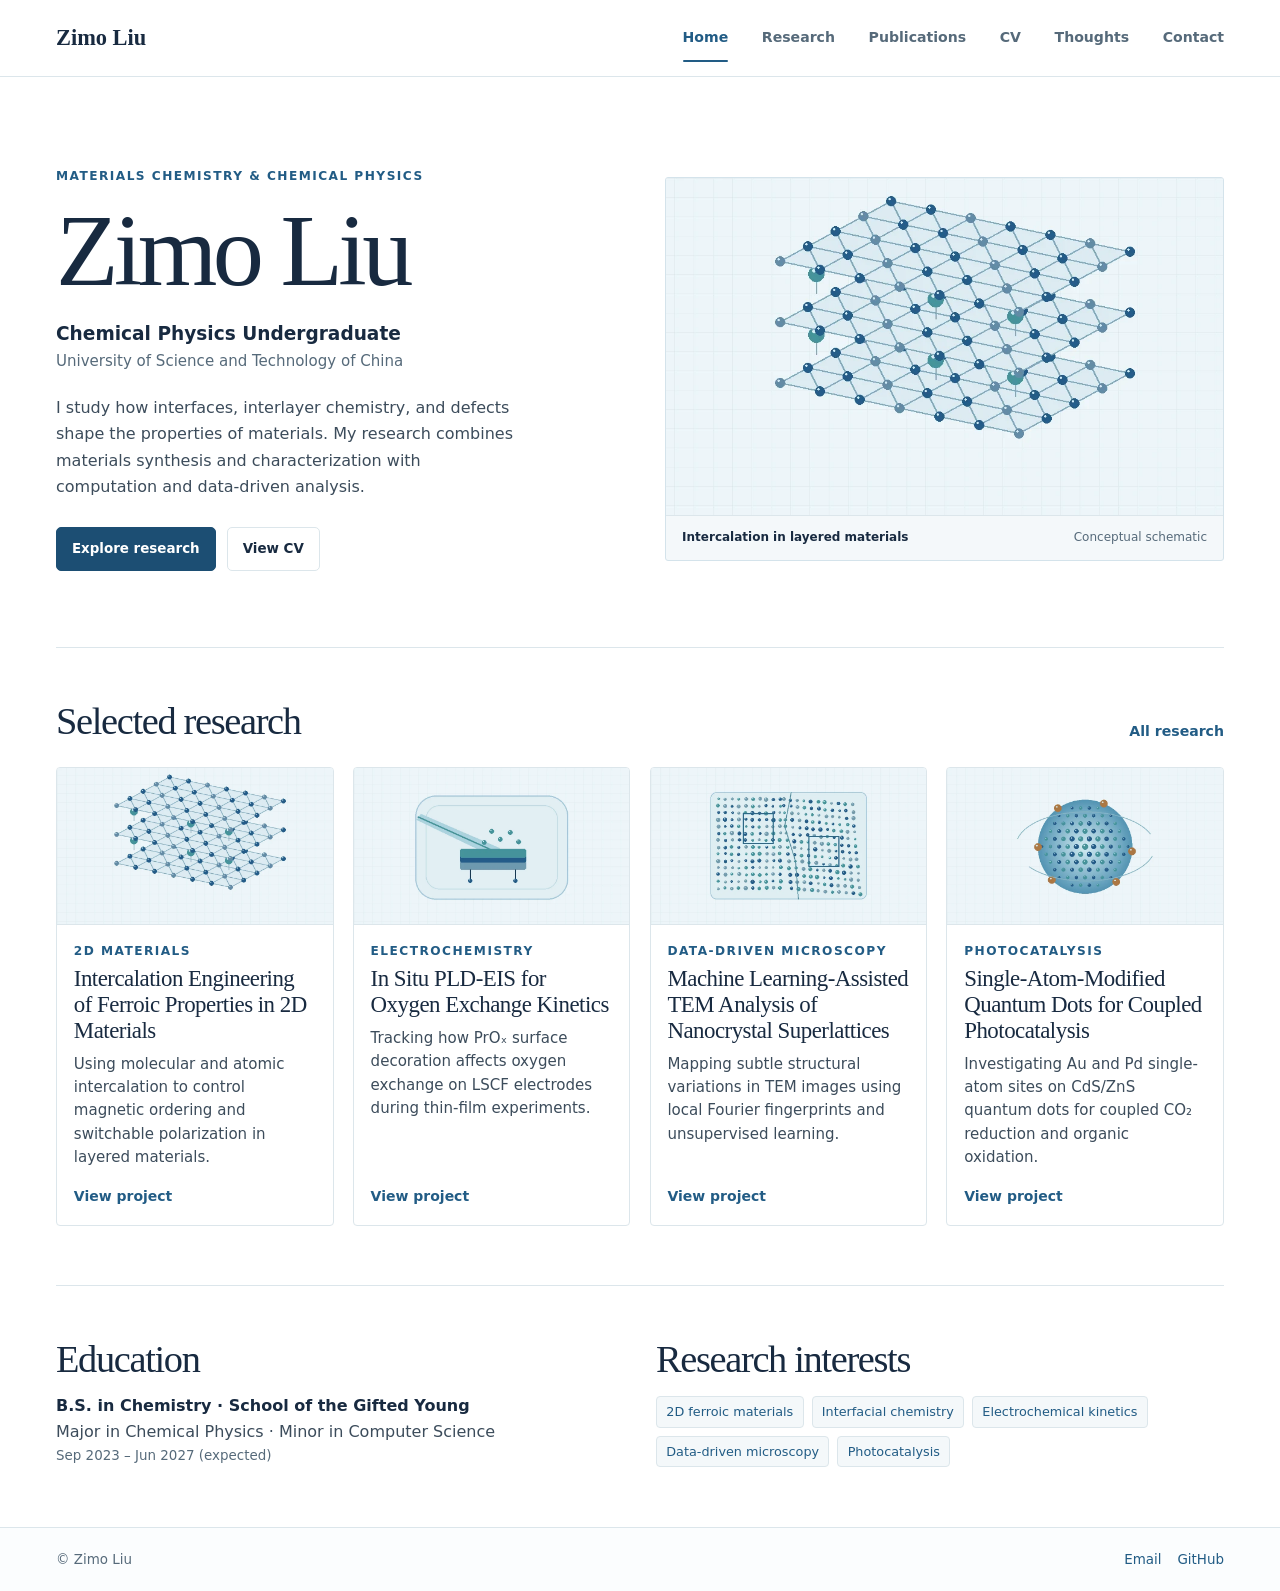
<file: index.html>
<!doctype html>
<html lang="en">
<head>
  <meta charset="utf-8">
  <meta name="viewport" content="width=device-width, initial-scale=1">
  <meta name="description" content="Zimo Liu · Chemical Physics Undergraduate at USTC">
  <title>Zimo Liu</title>
  <link rel="icon" href="./assets/images/favicon.png">
  <link rel="stylesheet" href="./assets/css/site.css">
  <script src="./assets/js/site.js" defer></script>
</head>
<body>
  <a class="skip-link" href="#main">Skip to content</a>
  <header class="site-header">
    <div class="shell header-inner">
      <a class="brand" href="./" aria-label="Zimo Liu home">Zimo Liu</a>
      <button class="menu-toggle" type="button" aria-controls="site-nav" aria-expanded="false" hidden>Menu</button>
      <nav id="site-nav" aria-label="Main navigation"><a href="./" aria-current=page>Home</a><a href="./research/">Research</a><a href="./publications/">Publications</a><a href="./cv/">CV</a><a href="./thoughts/">Thoughts</a><a href="./contact/">Contact</a></nav>
    </div>
  </header>
  <main id="main" class="shell" tabindex="-1">
    <section class="hero" aria-labelledby="home-heading">
      <div class="hero-copy">
        <p class="eyebrow hero-label">Materials chemistry &amp; chemical physics</p>
        <h1 id="home-heading">Zimo Liu</h1>
        <p class="hero-role">Chemical Physics Undergraduate</p>
        <p class="hero-institution">University of Science and Technology of China</p>
        <p class="hero-intro">I study how interfaces, interlayer chemistry, and defects shape the properties of materials. My research combines materials synthesis and characterization with computation and data-driven analysis.</p>
        <div class="actions">
          <a class="button primary" href="research/">Explore research</a>
          <a class="button" href="cv/">View CV</a>
        </div>
      </div>
      <figure class="hero-figure">
        <img src="./assets/images/lattice.webp" alt="Schematic of stacked atomic sheets with interlayer guests" width="960" height="560">
        <figcaption><span>Intercalation in layered materials</span><span>Conceptual schematic</span></figcaption>
      </figure>
    </section>
    <section class="home-section" aria-labelledby="featured-heading">
      <div class="section-heading">
        <h2 id="featured-heading">Selected research</h2>
        <a class="text-link" href="research/">All research</a>
      </div>
      <div class="project-grid">
        <article class="project-card">
          <a href="./research/intercalation-engineering/">
            <div class="card-image"><img src="./assets/images/lattice.webp" alt="" width="960" height="560" loading=lazy></div>
            <div class="card-copy">
              <p class="eyebrow">2D Materials</p>
              <h3>Intercalation Engineering of Ferroic Properties in 2D Materials</h3>
              <p>Using molecular and atomic intercalation to control magnetic ordering and switchable polarization in layered materials.</p>
              <span class="card-link">View project</span>
            </div>
         </a>
        </article>
        <article class="project-card">
          <a href="./research/in-situ-pld-eis/">
            <div class="card-image"><img src="./assets/images/electrochemistry.webp" alt="" width="960" height="560" loading=lazy></div>
            <div class="card-copy">
              <p class="eyebrow">Electrochemistry</p>
              <h3>In Situ PLD-EIS for Oxygen Exchange Kinetics</h3>
              <p>Tracking how PrOₓ surface decoration affects oxygen exchange on LSCF electrodes during thin-film experiments.</p>
              <span class="card-link">View project</span>
            </div>
         </a>
        </article>
        <article class="project-card">
          <a href="./research/tem-superlattices/">
            <div class="card-image"><img src="./assets/images/microscopy.webp" alt="" width="960" height="560" loading=lazy></div>
            <div class="card-copy">
              <p class="eyebrow">Data-driven Microscopy</p>
              <h3>Machine Learning-Assisted TEM Analysis of Nanocrystal Superlattices</h3>
              <p>Mapping subtle structural variations in TEM images using local Fourier fingerprints and unsupervised learning.</p>
              <span class="card-link">View project</span>
            </div>
         </a>
        </article>
        <article class="project-card">
          <a href="./research/quantum-dot-photocatalysis/">
            <div class="card-image"><img src="./assets/images/photocatalysis.webp" alt="" width="960" height="560" loading=lazy></div>
            <div class="card-copy">
              <p class="eyebrow">Photocatalysis</p>
              <h3>Single-Atom-Modified Quantum Dots for Coupled Photocatalysis</h3>
              <p>Investigating Au and Pd single-atom sites on CdS/ZnS quantum dots for coupled CO₂ reduction and organic oxidation.</p>
              <span class="card-link">View project</span>
            </div>
         </a>
        </article></div>
    </section>

    <section class="home-section about-section" aria-labelledby="about-heading">
      <div>
        <h2 id="about-heading">Education</h2>
        <p class="about-degree">B.S. in Chemistry · School of the Gifted Young</p>
        <p>Major in Chemical Physics · Minor in Computer Science</p>
        <p class="small muted">Sep 2023 – Jun 2027 (expected)</p>
      </div>
      <div>
        <h2>Research interests</h2>
        <ul class="interests"><li>2D ferroic materials</li><li>Interfacial chemistry</li><li>Electrochemical kinetics</li><li>Data-driven microscopy</li><li>Photocatalysis</li></ul>
      </div>
    </section>
</main>
  <footer class="site-footer">
    <div class="shell footer-inner"><span>© Zimo Liu</span><div><a href="mailto:zimoliu@mail.ustc.edu.cn">Email</a><a href="https://github.com/ZimoLiu0">GitHub</a></div></div>
  </footer>
</body>
</html>
</file>
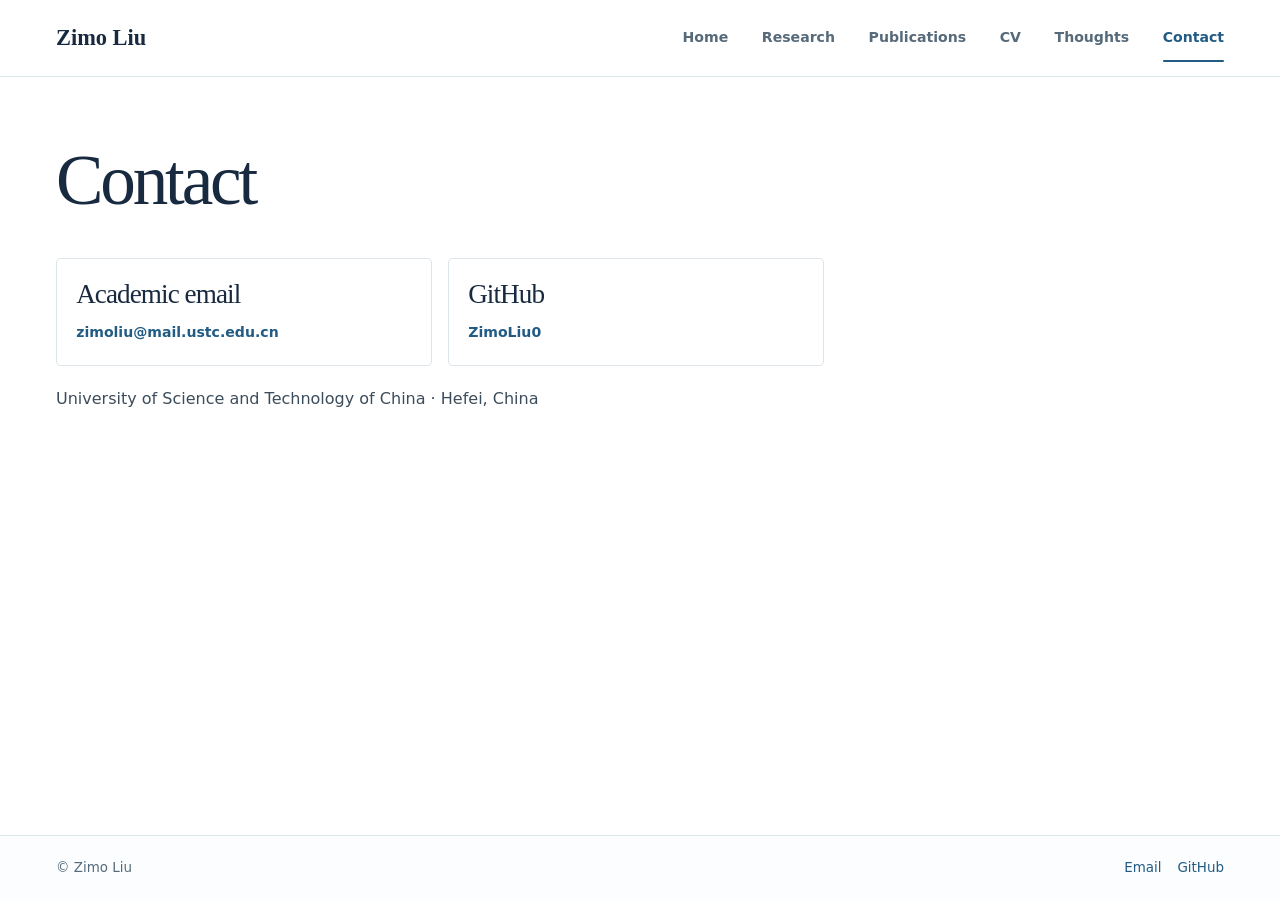
<file: contact/index.html>
<!doctype html>
<html lang="en">
<head>
  <meta charset="utf-8">
  <meta name="viewport" content="width=device-width, initial-scale=1">
  <meta name="description" content="Academic email and GitHub profile for Zimo Liu.">
  <title>Contact | Zimo Liu</title>
  <link rel="icon" href="../assets/images/favicon.png">
  <link rel="stylesheet" href="../assets/css/site.css">
  <script src="../assets/js/site.js" defer></script>
</head>
<body>
  <a class="skip-link" href="#main">Skip to content</a>
  <header class="site-header">
    <div class="shell header-inner">
      <a class="brand" href="../" aria-label="Zimo Liu home">Zimo Liu</a>
      <button class="menu-toggle" type="button" aria-controls="site-nav" aria-expanded="false" hidden>Menu</button>
      <nav id="site-nav" aria-label="Main navigation"><a href="../">Home</a><a href="../research/">Research</a><a href="../publications/">Publications</a><a href="../cv/">CV</a><a href="../thoughts/">Thoughts</a><a href="../contact/" aria-current=page>Contact</a></nav>
    </div>
  </header>
  <main id="main" class="shell" tabindex="-1">
    <div class="page-heading"><h1>Contact</h1></div>
    <div class="contact-grid">
      <article><h2>Academic email</h2><a class="text-link" href="mailto:zimoliu@mail.ustc.edu.cn">zimoliu@mail.ustc.edu.cn</a></article>
      <article><h2>GitHub</h2><a class="text-link" href="https://github.com/ZimoLiu0">ZimoLiu0</a></article>
    </div>
    <p class="contact-affiliation">University of Science and Technology of China · Hefei, China</p>
</main>
  <footer class="site-footer">
    <div class="shell footer-inner"><span>© Zimo Liu</span><div><a href="mailto:zimoliu@mail.ustc.edu.cn">Email</a><a href="https://github.com/ZimoLiu0">GitHub</a></div></div>
  </footer>
</body>
</html>
</file>
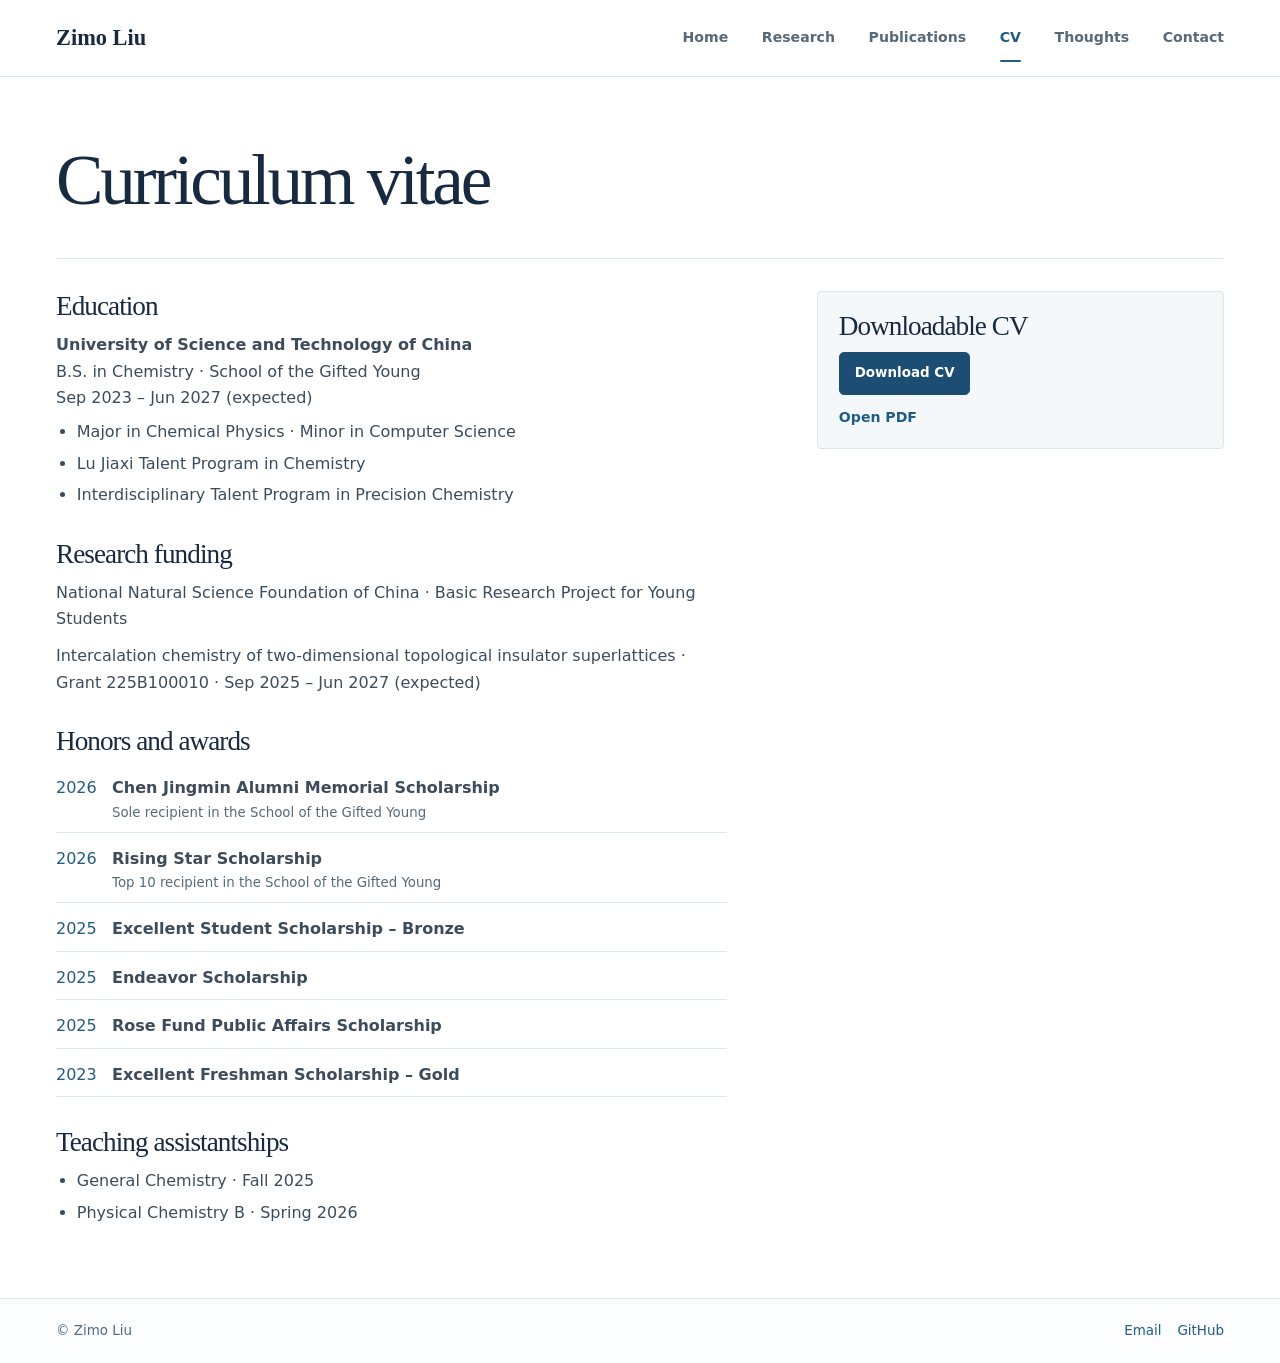
<file: cv/index.html>
<!doctype html>
<html lang="en">
<head>
  <meta charset="utf-8">
  <meta name="viewport" content="width=device-width, initial-scale=1">
  <meta name="description" content="Download Zimo Liu’s CV and browse education, funding, and honors.">
  <title>Curriculum Vitae | Zimo Liu</title>
  <link rel="icon" href="../assets/images/favicon.png">
  <link rel="stylesheet" href="../assets/css/site.css">
  <script src="../assets/js/site.js" defer></script>
</head>
<body>
  <a class="skip-link" href="#main">Skip to content</a>
  <header class="site-header">
    <div class="shell header-inner">
      <a class="brand" href="../" aria-label="Zimo Liu home">Zimo Liu</a>
      <button class="menu-toggle" type="button" aria-controls="site-nav" aria-expanded="false" hidden>Menu</button>
      <nav id="site-nav" aria-label="Main navigation"><a href="../">Home</a><a href="../research/">Research</a><a href="../publications/">Publications</a><a href="../cv/" aria-current=page>CV</a><a href="../thoughts/">Thoughts</a><a href="../contact/">Contact</a></nav>
    </div>
  </header>
  <main id="main" class="shell" tabindex="-1">
    <div class="page-heading"><h1>Curriculum vitae</h1></div>
    <div class="detail-layout">
      <div class="prose">
        <section><h2>Education</h2><p><strong>University of Science and Technology of China</strong><br>B.S. in Chemistry · School of the Gifted Young<br>Sep 2023 – Jun 2027 (expected)</p><ul><li>Major in Chemical Physics · Minor in Computer Science</li><li>Lu Jiaxi Talent Program in Chemistry</li><li>Interdisciplinary Talent Program in Precision Chemistry</li></ul></section>
        <section><h2>Research funding</h2><p>National Natural Science Foundation of China · Basic Research Project for Young Students</p><p>Intercalation chemistry of two-dimensional topological insulator superlattices · Grant 225B100010 · Sep 2025 – Jun 2027 (expected)</p></section>
        <section><h2>Honors and awards</h2><ul class="award-list"><li><span class="award-year">2026</span><span><strong>Chen Jingmin Alumni Memorial Scholarship</strong><small>Sole recipient in the School of the Gifted Young</small></span></li><li><span class="award-year">2026</span><span><strong>Rising Star Scholarship</strong><small>Top 10 recipient in the School of the Gifted Young</small></span></li><li><span class="award-year">2025</span><span><strong>Excellent Student Scholarship – Bronze</strong></span></li><li><span class="award-year">2025</span><span><strong>Endeavor Scholarship</strong></span></li><li><span class="award-year">2025</span><span><strong>Rose Fund Public Affairs Scholarship</strong></span></li><li><span class="award-year">2023</span><span><strong>Excellent Freshman Scholarship – Gold</strong></span></li></ul></section>
        <section><h2>Teaching assistantships</h2><ul><li>General Chemistry · Fall 2025</li><li>Physical Chemistry B · Spring 2026</li></ul></section>
      </div>
      <aside class="download-panel">
        <h2>Downloadable CV</h2>
        <a class="button primary" href="../assets/documents/zimo-liu-cv.pdf" download>Download CV</a>
        <a class="text-link" href="../assets/documents/zimo-liu-cv.pdf">Open PDF</a>
      </aside>
    </div>
</main>
  <footer class="site-footer">
    <div class="shell footer-inner"><span>© Zimo Liu</span><div><a href="mailto:zimoliu@mail.ustc.edu.cn">Email</a><a href="https://github.com/ZimoLiu0">GitHub</a></div></div>
  </footer>
</body>
</html>
</file>
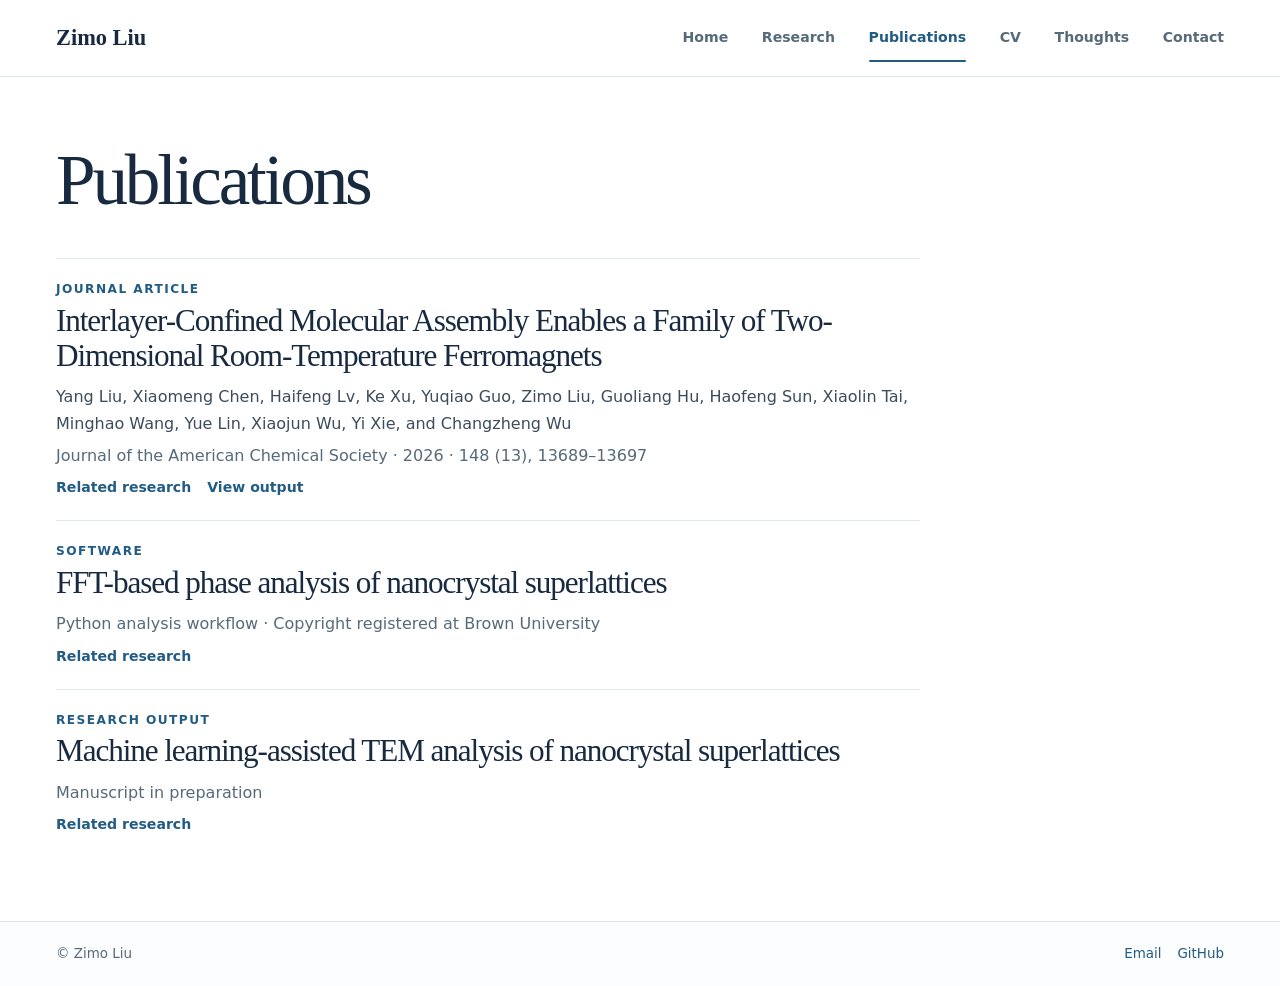
<file: publications/index.html>
<!doctype html>
<html lang="en">
<head>
  <meta charset="utf-8">
  <meta name="viewport" content="width=device-width, initial-scale=1">
  <meta name="description" content="Journal articles, software, and research outputs.">
  <title>Publications | Zimo Liu</title>
  <link rel="icon" href="../assets/images/favicon.png">
  <link rel="stylesheet" href="../assets/css/site.css">
  <script src="../assets/js/site.js" defer></script>
</head>
<body>
  <a class="skip-link" href="#main">Skip to content</a>
  <header class="site-header">
    <div class="shell header-inner">
      <a class="brand" href="../" aria-label="Zimo Liu home">Zimo Liu</a>
      <button class="menu-toggle" type="button" aria-controls="site-nav" aria-expanded="false" hidden>Menu</button>
      <nav id="site-nav" aria-label="Main navigation"><a href="../">Home</a><a href="../research/">Research</a><a href="../publications/" aria-current=page>Publications</a><a href="../cv/">CV</a><a href="../thoughts/">Thoughts</a><a href="../contact/">Contact</a></nav>
    </div>
  </header>
  <main id="main" class="shell" tabindex="-1"><div class="page-heading"><h1>Publications</h1></div><div class="entry-list">
    <article class="list-entry" id="jacs-2026">
      <p class="eyebrow">Journal article</p>
      <h2>Interlayer-Confined Molecular Assembly Enables a Family of Two-Dimensional Room-Temperature Ferromagnets</h2>
      <p>Yang Liu, Xiaomeng Chen, Haifeng Lv, Ke Xu, Yuqiao Guo, Zimo Liu, Guoliang Hu, Haofeng Sun, Xiaolin Tai, Minghao Wang, Yue Lin, Xiaojun Wu, Yi Xie, and Changzheng Wu</p><p class="muted">Journal of the American Chemical Society · 2026 · 148 (13), 13689–13697</p>
      <div class="inline-links"><a class="text-link" href="../research/intercalation-engineering/">Related research</a><a class="text-link" href="https://doi.org/10.1021/jacs.5c20496">View output</a></div>
    </article>
    <article class="list-entry" id="tem-workflow">
      <p class="eyebrow">Software</p>
      <h2>FFT-based phase analysis of nanocrystal superlattices</h2>
      <p class="muted">Python analysis workflow · Copyright registered at Brown University</p>
      <div class="inline-links"><a class="text-link" href="../research/tem-superlattices/">Related research</a></div>
    </article>
    <article class="list-entry" id="tem-manuscript">
      <p class="eyebrow">Research output</p>
      <h2>Machine learning-assisted TEM analysis of nanocrystal superlattices</h2>
      <p class="muted">Manuscript in preparation</p>
      <div class="inline-links"><a class="text-link" href="../research/tem-superlattices/">Related research</a></div>
    </article></div></main>
  <footer class="site-footer">
    <div class="shell footer-inner"><span>© Zimo Liu</span><div><a href="mailto:zimoliu@mail.ustc.edu.cn">Email</a><a href="https://github.com/ZimoLiu0">GitHub</a></div></div>
  </footer>
</body>
</html>
</file>
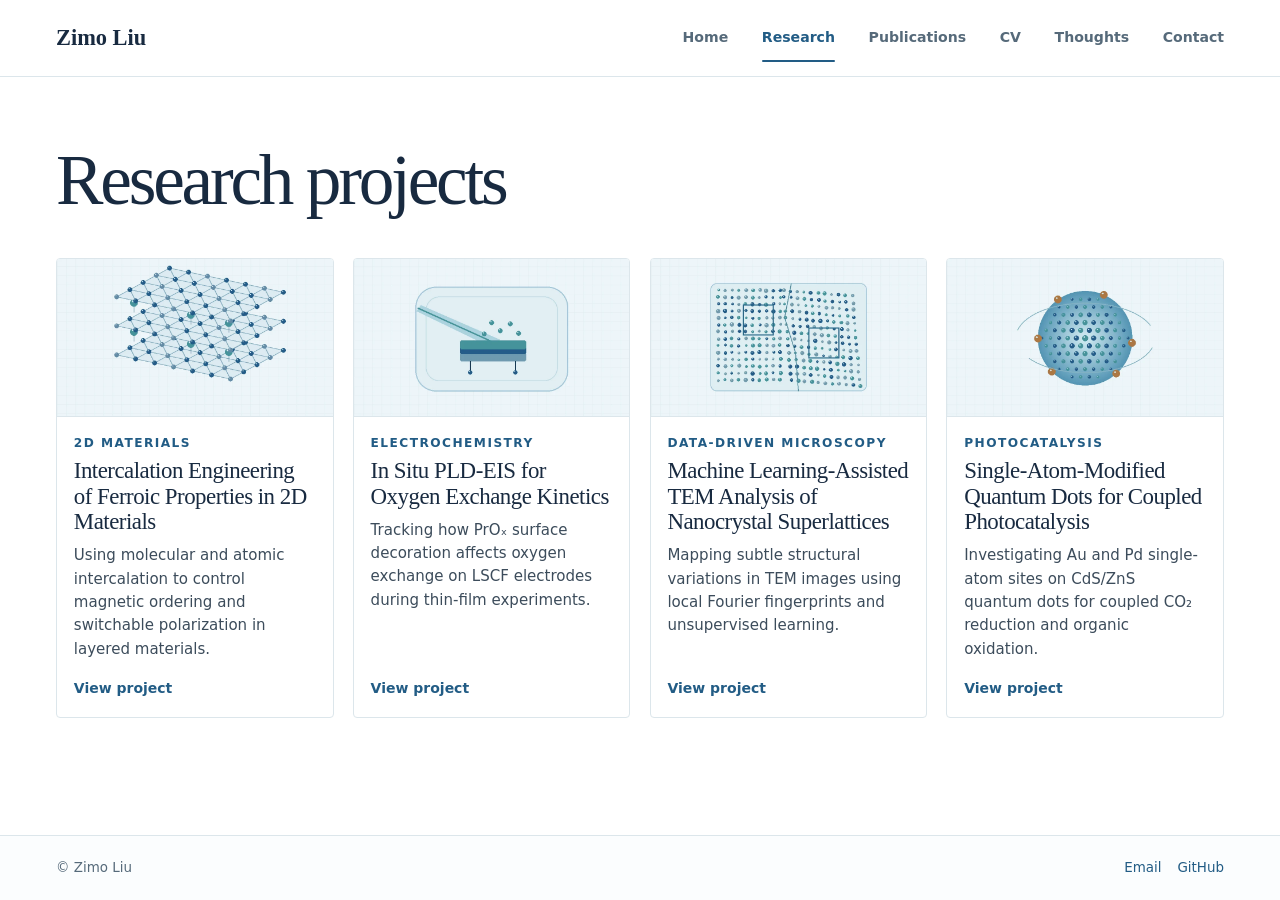
<file: research/index.html>
<!doctype html>
<html lang="en">
<head>
  <meta charset="utf-8">
  <meta name="viewport" content="width=device-width, initial-scale=1">
  <meta name="description" content="Research projects in materials chemistry, electrochemistry, microscopy, and photocatalysis.">
  <title>Research | Zimo Liu</title>
  <link rel="icon" href="../assets/images/favicon.png">
  <link rel="stylesheet" href="../assets/css/site.css">
  <script src="../assets/js/site.js" defer></script>
</head>
<body>
  <a class="skip-link" href="#main">Skip to content</a>
  <header class="site-header">
    <div class="shell header-inner">
      <a class="brand" href="../" aria-label="Zimo Liu home">Zimo Liu</a>
      <button class="menu-toggle" type="button" aria-controls="site-nav" aria-expanded="false" hidden>Menu</button>
      <nav id="site-nav" aria-label="Main navigation"><a href="../">Home</a><a href="../research/" aria-current=page>Research</a><a href="../publications/">Publications</a><a href="../cv/">CV</a><a href="../thoughts/">Thoughts</a><a href="../contact/">Contact</a></nav>
    </div>
  </header>
  <main id="main" class="shell" tabindex="-1"><div class="page-heading"><h1>Research projects</h1></div><div class="project-grid">
        <article class="project-card">
          <a href="../research/intercalation-engineering/">
            <div class="card-image"><img src="../assets/images/lattice.webp" alt="" width="960" height="560" loading=lazy></div>
            <div class="card-copy">
              <p class="eyebrow">2D Materials</p>
              <h2>Intercalation Engineering of Ferroic Properties in 2D Materials</h2>
              <p>Using molecular and atomic intercalation to control magnetic ordering and switchable polarization in layered materials.</p>
              <span class="card-link">View project</span>
            </div>
         </a>
        </article>
        <article class="project-card">
          <a href="../research/in-situ-pld-eis/">
            <div class="card-image"><img src="../assets/images/electrochemistry.webp" alt="" width="960" height="560" loading=lazy></div>
            <div class="card-copy">
              <p class="eyebrow">Electrochemistry</p>
              <h2>In Situ PLD-EIS for Oxygen Exchange Kinetics</h2>
              <p>Tracking how PrOₓ surface decoration affects oxygen exchange on LSCF electrodes during thin-film experiments.</p>
              <span class="card-link">View project</span>
            </div>
         </a>
        </article>
        <article class="project-card">
          <a href="../research/tem-superlattices/">
            <div class="card-image"><img src="../assets/images/microscopy.webp" alt="" width="960" height="560" loading=lazy></div>
            <div class="card-copy">
              <p class="eyebrow">Data-driven Microscopy</p>
              <h2>Machine Learning-Assisted TEM Analysis of Nanocrystal Superlattices</h2>
              <p>Mapping subtle structural variations in TEM images using local Fourier fingerprints and unsupervised learning.</p>
              <span class="card-link">View project</span>
            </div>
         </a>
        </article>
        <article class="project-card">
          <a href="../research/quantum-dot-photocatalysis/">
            <div class="card-image"><img src="../assets/images/photocatalysis.webp" alt="" width="960" height="560" loading=lazy></div>
            <div class="card-copy">
              <p class="eyebrow">Photocatalysis</p>
              <h2>Single-Atom-Modified Quantum Dots for Coupled Photocatalysis</h2>
              <p>Investigating Au and Pd single-atom sites on CdS/ZnS quantum dots for coupled CO₂ reduction and organic oxidation.</p>
              <span class="card-link">View project</span>
            </div>
         </a>
        </article></div></main>
  <footer class="site-footer">
    <div class="shell footer-inner"><span>© Zimo Liu</span><div><a href="mailto:zimoliu@mail.ustc.edu.cn">Email</a><a href="https://github.com/ZimoLiu0">GitHub</a></div></div>
  </footer>
</body>
</html>
</file>
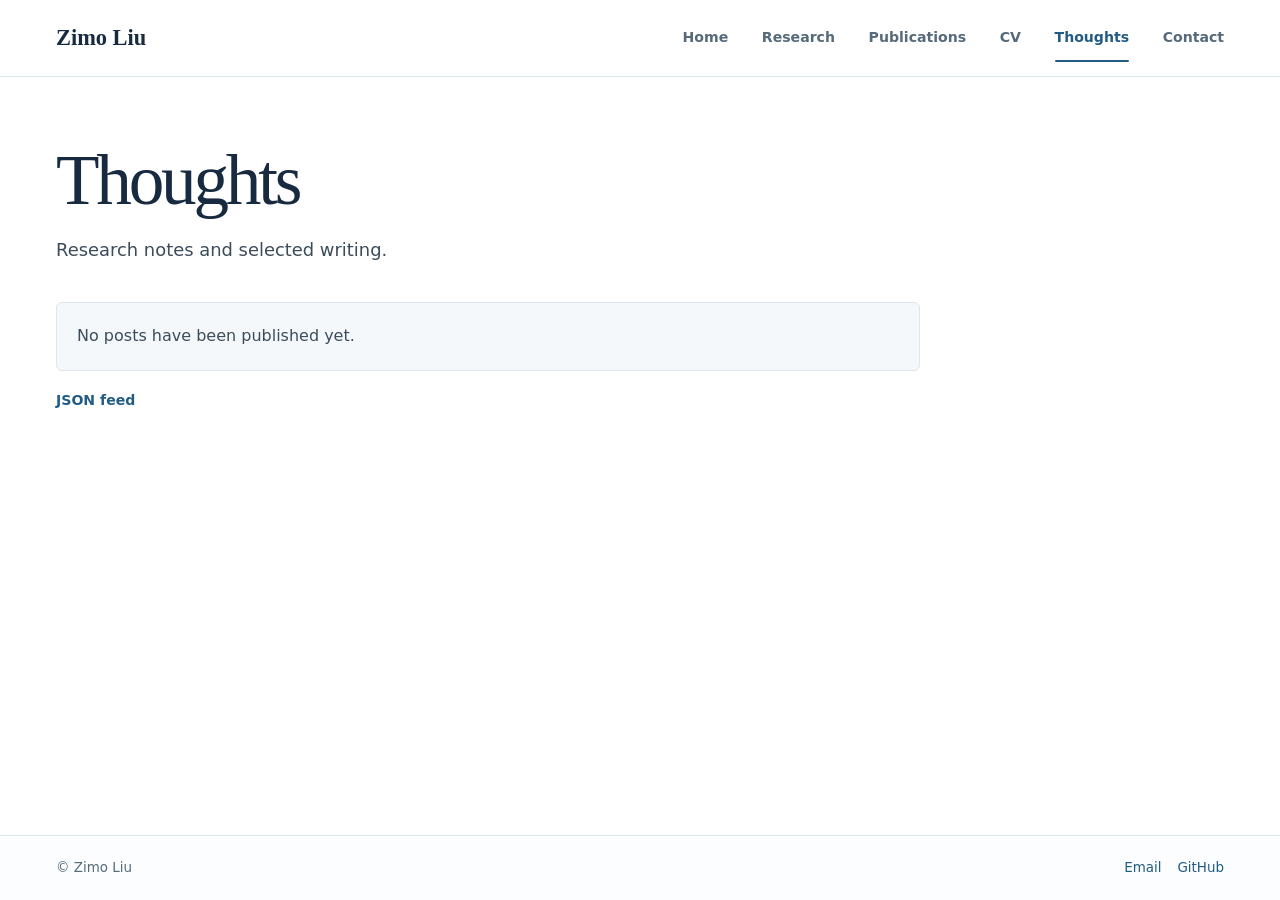
<file: thoughts/index.html>
<!doctype html>
<html lang="en">
<head>
  <meta charset="utf-8">
  <meta name="viewport" content="width=device-width, initial-scale=1">
  <meta name="description" content="Research notes and selected writing by Zimo Liu.">
  <title>Thoughts | Zimo Liu</title>
  <link rel="icon" href="../assets/images/favicon.png">
  <link rel="stylesheet" href="../assets/css/site.css">
  <script src="../assets/js/site.js" defer></script>
</head>
<body>
  <a class="skip-link" href="#main">Skip to content</a>
  <header class="site-header">
    <div class="shell header-inner">
      <a class="brand" href="../" aria-label="Zimo Liu home">Zimo Liu</a>
      <button class="menu-toggle" type="button" aria-controls="site-nav" aria-expanded="false" hidden>Menu</button>
      <nav id="site-nav" aria-label="Main navigation"><a href="../">Home</a><a href="../research/">Research</a><a href="../publications/">Publications</a><a href="../cv/">CV</a><a href="../thoughts/" aria-current=page>Thoughts</a><a href="../contact/">Contact</a></nav>
    </div>
  </header>
  <main id="main" class="shell" tabindex="-1"><div class="page-heading"><h1>Thoughts</h1><p class="lead">Research notes and selected writing.</p></div><div class="entry-list"><p class="empty-state">No posts have been published yet.</p><p class="feed-link"><a class="text-link" href="../content/thoughts.json">JSON feed</a></p></div></main>
  <footer class="site-footer">
    <div class="shell footer-inner"><span>© Zimo Liu</span><div><a href="mailto:zimoliu@mail.ustc.edu.cn">Email</a><a href="https://github.com/ZimoLiu0">GitHub</a></div></div>
  </footer>
</body>
</html>
</file>
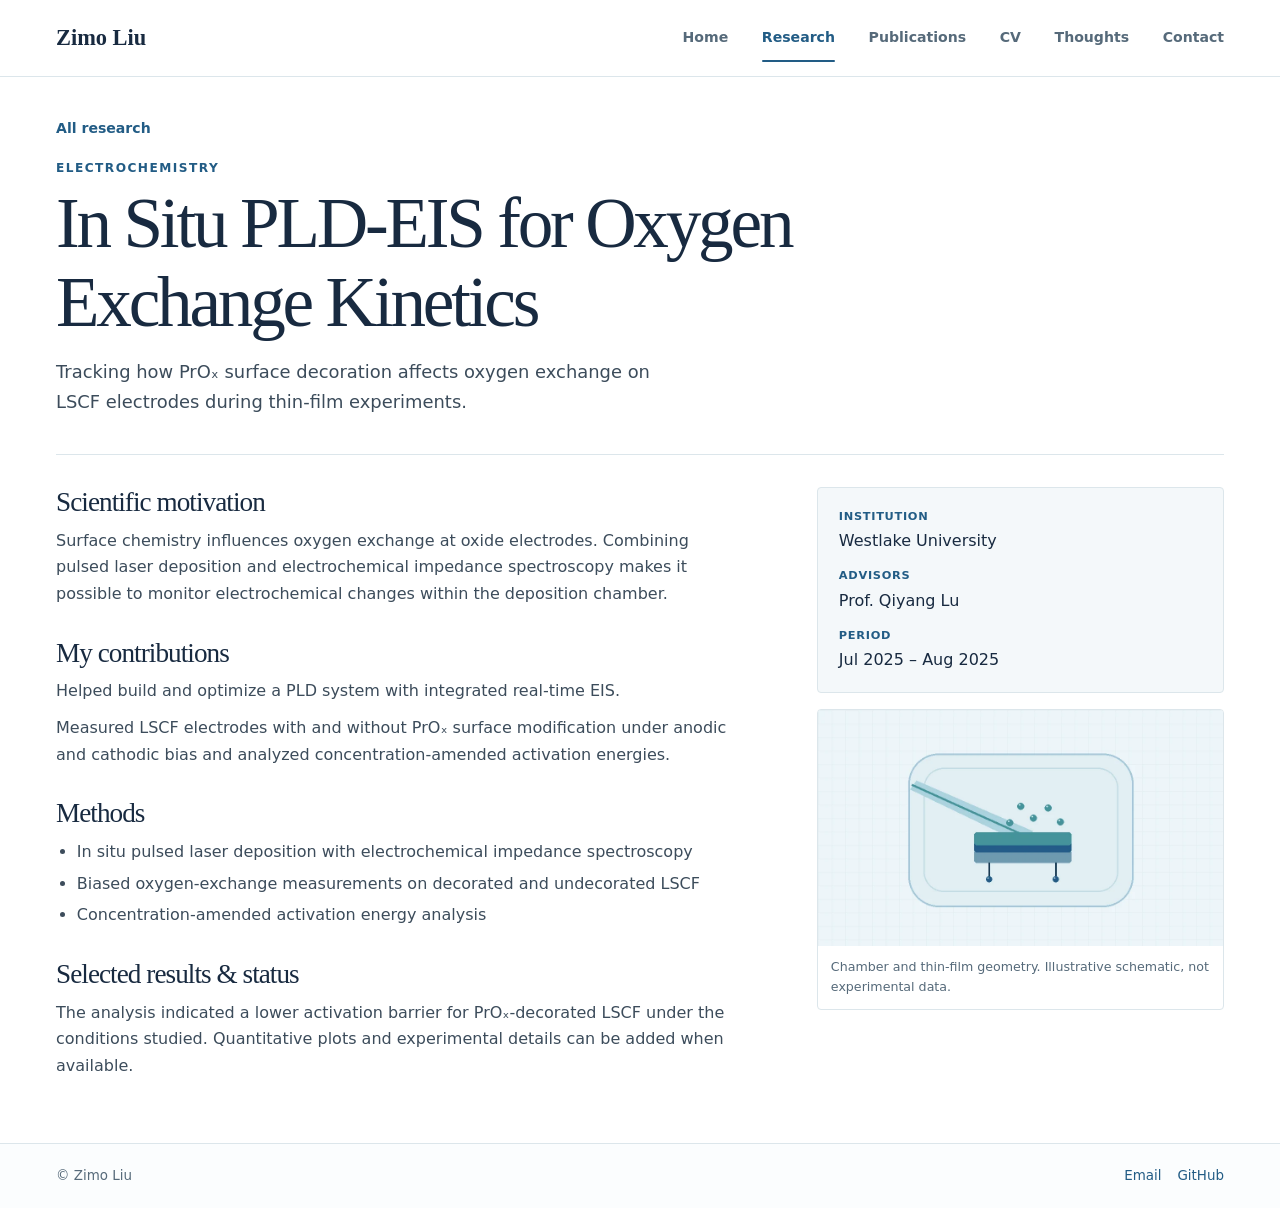
<file: research/in-situ-pld-eis/index.html>
<!doctype html>
<html lang="en">
<head>
  <meta charset="utf-8">
  <meta name="viewport" content="width=device-width, initial-scale=1">
  <meta name="description" content="Tracking how PrOₓ surface decoration affects oxygen exchange on LSCF electrodes during thin-film experiments.">
  <title>In Situ PLD-EIS for Oxygen Exchange Kinetics | Zimo Liu</title>
  <link rel="icon" href="../../assets/images/favicon.png">
  <link rel="stylesheet" href="../../assets/css/site.css">
  <script src="../../assets/js/site.js" defer></script>
</head>
<body>
  <a class="skip-link" href="#main">Skip to content</a>
  <header class="site-header">
    <div class="shell header-inner">
      <a class="brand" href="../../" aria-label="Zimo Liu home">Zimo Liu</a>
      <button class="menu-toggle" type="button" aria-controls="site-nav" aria-expanded="false" hidden>Menu</button>
      <nav id="site-nav" aria-label="Main navigation"><a href="../../">Home</a><a href="../../research/" aria-current=page>Research</a><a href="../../publications/">Publications</a><a href="../../cv/">CV</a><a href="../../thoughts/">Thoughts</a><a href="../../contact/">Contact</a></nav>
    </div>
  </header>
  <main id="main" class="shell" tabindex="-1">
    <a class="back-link" href="../">All research</a>
    <div class="page-heading"><p class="eyebrow">Electrochemistry</p><h1>In Situ PLD-EIS for Oxygen Exchange Kinetics</h1><p class="lead">Tracking how PrOₓ surface decoration affects oxygen exchange on LSCF electrodes during thin-film experiments.</p></div>
    <div class="detail-layout">
      <div class="prose">
        <section><h2>Scientific motivation</h2><p>Surface chemistry influences oxygen exchange at oxide electrodes. Combining pulsed laser deposition and electrochemical impedance spectroscopy makes it possible to monitor electrochemical changes within the deposition chamber.</p></section>
        <section><h2>My contributions</h2><p>Helped build and optimize a PLD system with integrated real-time EIS.</p><p>Measured LSCF electrodes with and without PrOₓ surface modification under anodic and cathodic bias and analyzed concentration-amended activation energies.</p></section>
        <section><h2>Methods</h2><ul><li>In situ pulsed laser deposition with electrochemical impedance spectroscopy</li><li>Biased oxygen-exchange measurements on decorated and undecorated LSCF</li><li>Concentration-amended activation energy analysis</li></ul></section>
        <section><h2>Selected results &amp; status</h2><p>The analysis indicated a lower activation barrier for PrOₓ-decorated LSCF under the conditions studied. Quantitative plots and experimental details can be added when available.</p></section>
      </div>
      <aside aria-label="Project details and figures">
        <dl class="project-meta">
          <dt>Institution</dt><dd>Westlake University</dd>
          <dt>Advisors</dt><dd>Prof. Qiyang Lu</dd>
          <dt>Period</dt><dd>Jul 2025 – Aug 2025</dd>
        </dl>
        <figure class="detail-figure"><img src="../../assets/images/electrochemistry.webp" alt="Schematic of a deposition beam, thin film and electrode stack" width="960" height="560"><figcaption>Chamber and thin-film geometry. Illustrative schematic, not experimental data.</figcaption></figure>
      </aside>
    </div>
    </main>
  <footer class="site-footer">
    <div class="shell footer-inner"><span>© Zimo Liu</span><div><a href="mailto:zimoliu@mail.ustc.edu.cn">Email</a><a href="https://github.com/ZimoLiu0">GitHub</a></div></div>
  </footer>
</body>
</html>
</file>
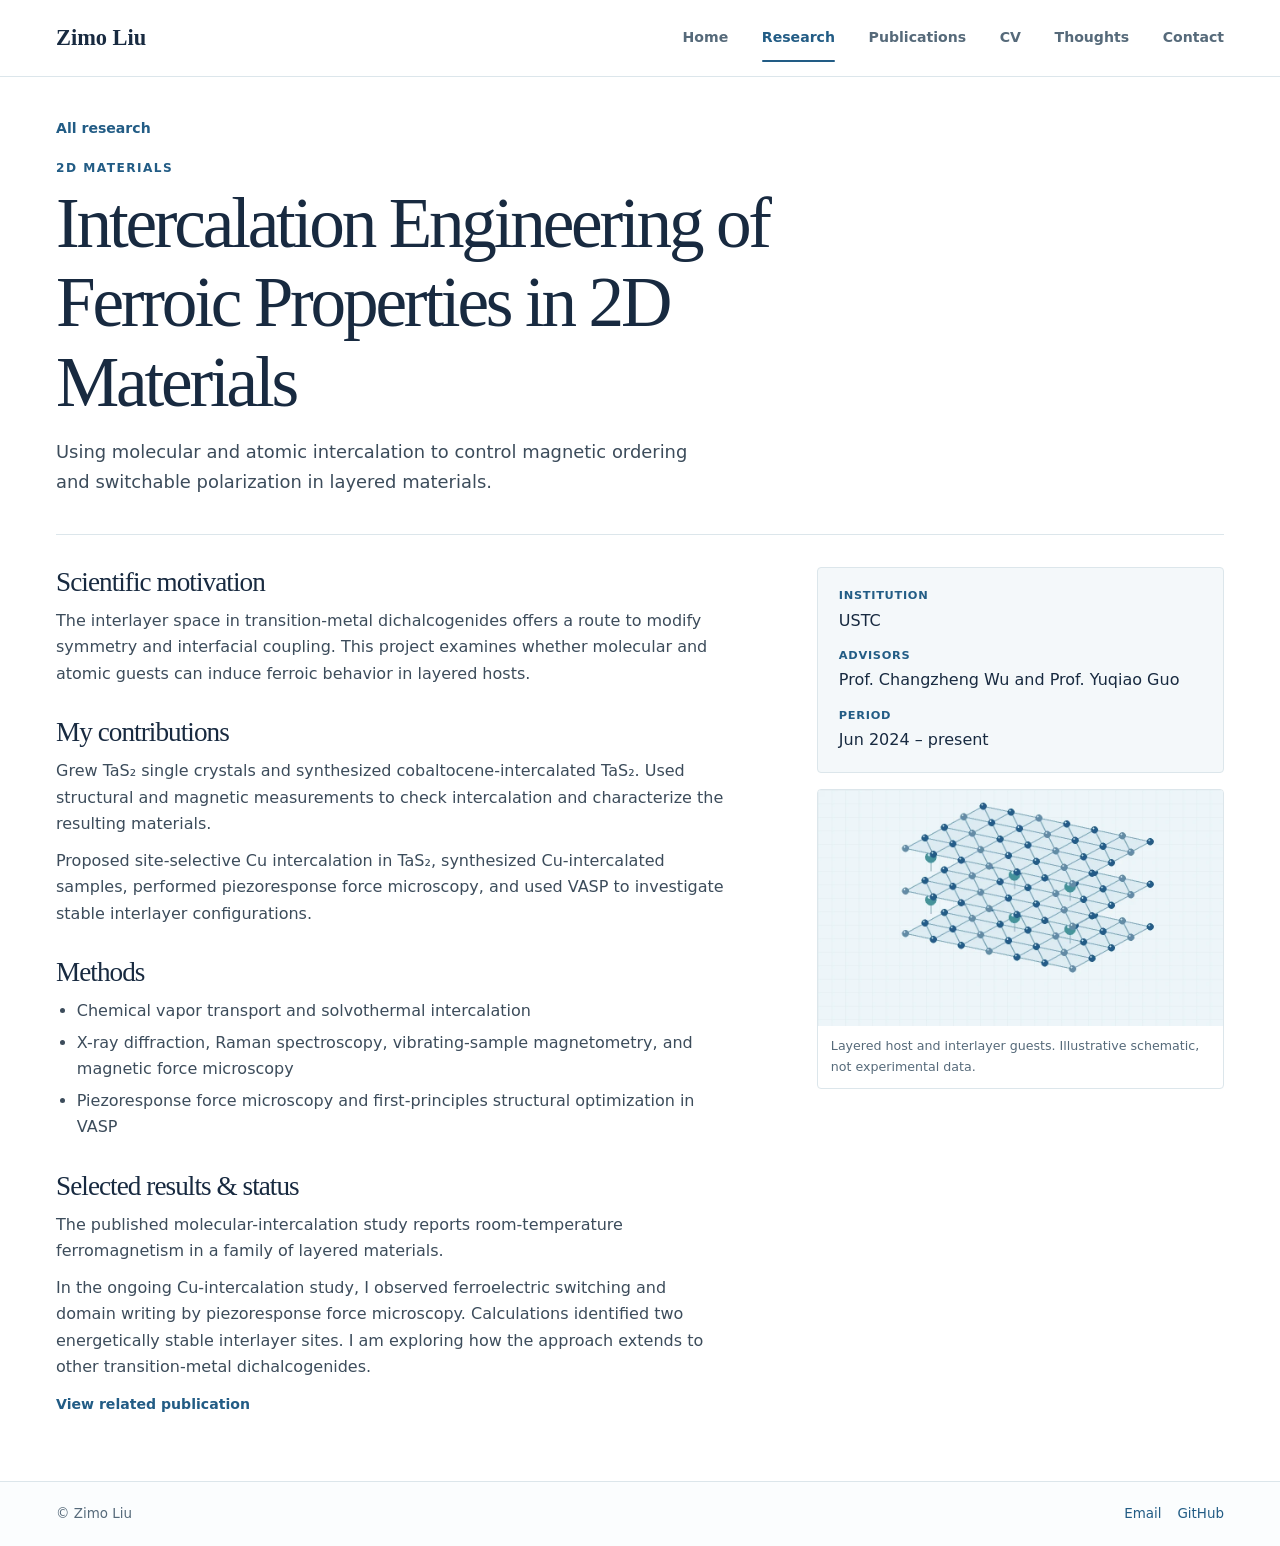
<file: research/intercalation-engineering/index.html>
<!doctype html>
<html lang="en">
<head>
  <meta charset="utf-8">
  <meta name="viewport" content="width=device-width, initial-scale=1">
  <meta name="description" content="Using molecular and atomic intercalation to control magnetic ordering and switchable polarization in layered materials.">
  <title>Intercalation Engineering of Ferroic Properties in 2D Materials | Zimo Liu</title>
  <link rel="icon" href="../../assets/images/favicon.png">
  <link rel="stylesheet" href="../../assets/css/site.css">
  <script src="../../assets/js/site.js" defer></script>
</head>
<body>
  <a class="skip-link" href="#main">Skip to content</a>
  <header class="site-header">
    <div class="shell header-inner">
      <a class="brand" href="../../" aria-label="Zimo Liu home">Zimo Liu</a>
      <button class="menu-toggle" type="button" aria-controls="site-nav" aria-expanded="false" hidden>Menu</button>
      <nav id="site-nav" aria-label="Main navigation"><a href="../../">Home</a><a href="../../research/" aria-current=page>Research</a><a href="../../publications/">Publications</a><a href="../../cv/">CV</a><a href="../../thoughts/">Thoughts</a><a href="../../contact/">Contact</a></nav>
    </div>
  </header>
  <main id="main" class="shell" tabindex="-1">
    <a class="back-link" href="../">All research</a>
    <div class="page-heading"><p class="eyebrow">2D Materials</p><h1>Intercalation Engineering of Ferroic Properties in 2D Materials</h1><p class="lead">Using molecular and atomic intercalation to control magnetic ordering and switchable polarization in layered materials.</p></div>
    <div class="detail-layout">
      <div class="prose">
        <section><h2>Scientific motivation</h2><p>The interlayer space in transition-metal dichalcogenides offers a route to modify symmetry and interfacial coupling. This project examines whether molecular and atomic guests can induce ferroic behavior in layered hosts.</p></section>
        <section><h2>My contributions</h2><p>Grew TaS₂ single crystals and synthesized cobaltocene-intercalated TaS₂. Used structural and magnetic measurements to check intercalation and characterize the resulting materials.</p><p>Proposed site-selective Cu intercalation in TaS₂, synthesized Cu-intercalated samples, performed piezoresponse force microscopy, and used VASP to investigate stable interlayer configurations.</p></section>
        <section><h2>Methods</h2><ul><li>Chemical vapor transport and solvothermal intercalation</li><li>X-ray diffraction, Raman spectroscopy, vibrating-sample magnetometry, and magnetic force microscopy</li><li>Piezoresponse force microscopy and first-principles structural optimization in VASP</li></ul></section>
        <section><h2>Selected results &amp; status</h2><p>The published molecular-intercalation study reports room-temperature ferromagnetism in a family of layered materials.</p><p>In the ongoing Cu-intercalation study, I observed ferroelectric switching and domain writing by piezoresponse force microscopy. Calculations identified two energetically stable interlayer sites. I am exploring how the approach extends to other transition-metal dichalcogenides.</p><p><a class="text-link" href="../../publications/#jacs-2026">View related publication</a></p></section>
      </div>
      <aside aria-label="Project details and figures">
        <dl class="project-meta">
          <dt>Institution</dt><dd>USTC</dd>
          <dt>Advisors</dt><dd>Prof. Changzheng Wu and Prof. Yuqiao Guo</dd>
          <dt>Period</dt><dd>Jun 2024 – present</dd>
        </dl>
        <figure class="detail-figure"><img src="../../assets/images/lattice.webp" alt="Schematic of stacked atomic sheets separated by interlayer guests" width="960" height="560"><figcaption>Layered host and interlayer guests. Illustrative schematic, not experimental data.</figcaption></figure>
      </aside>
    </div>
    </main>
  <footer class="site-footer">
    <div class="shell footer-inner"><span>© Zimo Liu</span><div><a href="mailto:zimoliu@mail.ustc.edu.cn">Email</a><a href="https://github.com/ZimoLiu0">GitHub</a></div></div>
  </footer>
</body>
</html>
</file>
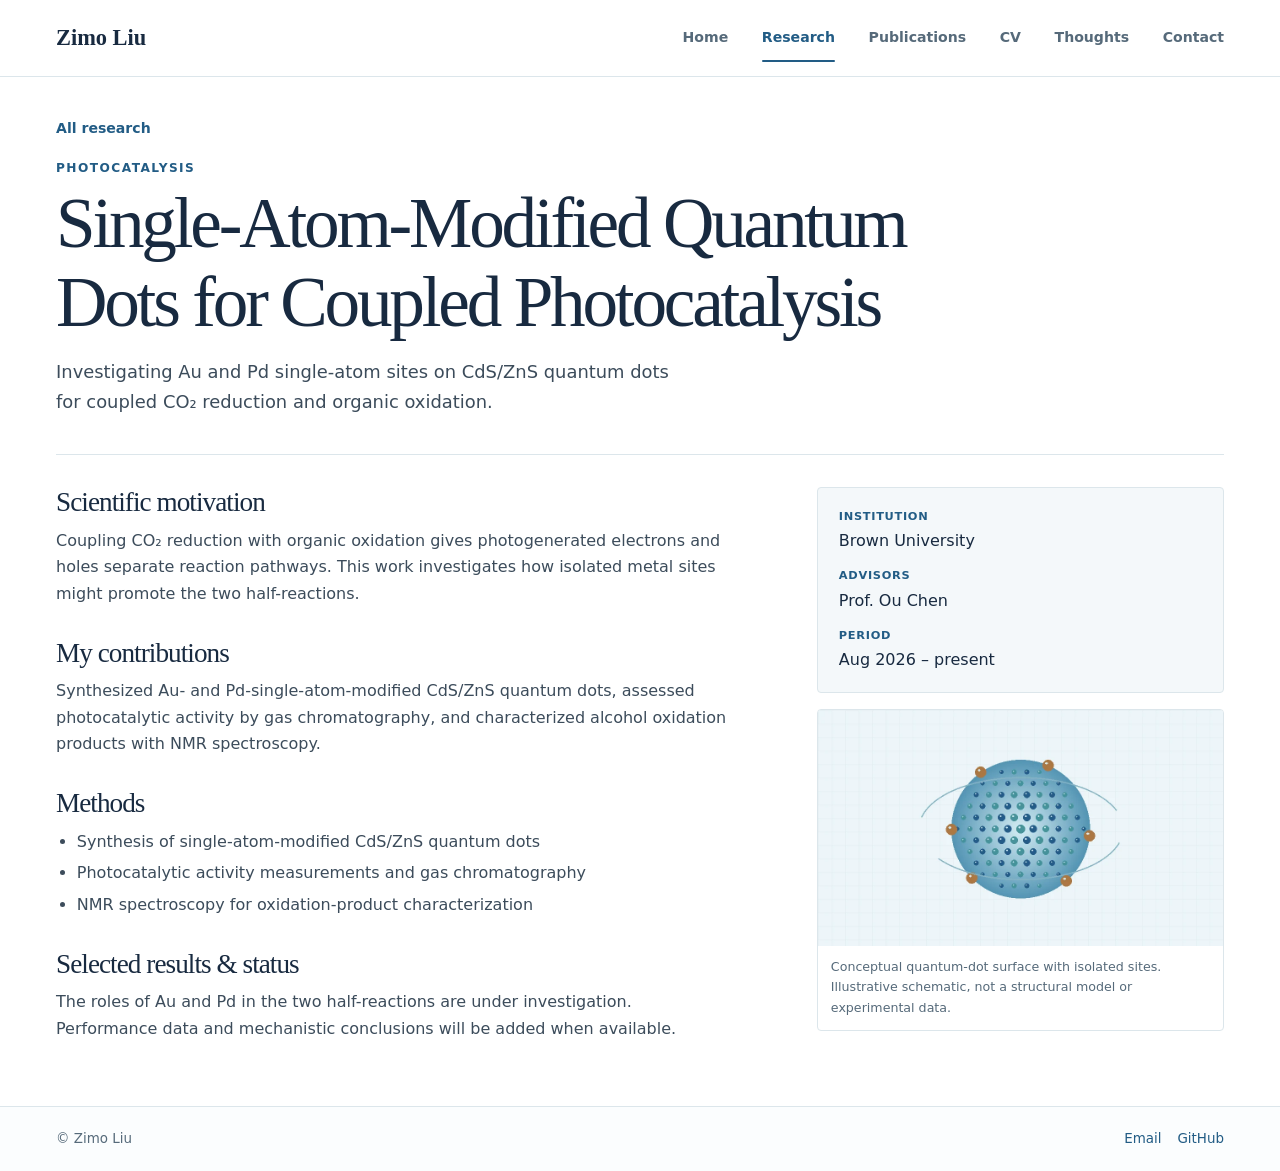
<file: research/quantum-dot-photocatalysis/index.html>
<!doctype html>
<html lang="en">
<head>
  <meta charset="utf-8">
  <meta name="viewport" content="width=device-width, initial-scale=1">
  <meta name="description" content="Investigating Au and Pd single-atom sites on CdS/ZnS quantum dots for coupled CO₂ reduction and organic oxidation.">
  <title>Single-Atom-Modified Quantum Dots for Coupled Photocatalysis | Zimo Liu</title>
  <link rel="icon" href="../../assets/images/favicon.png">
  <link rel="stylesheet" href="../../assets/css/site.css">
  <script src="../../assets/js/site.js" defer></script>
</head>
<body>
  <a class="skip-link" href="#main">Skip to content</a>
  <header class="site-header">
    <div class="shell header-inner">
      <a class="brand" href="../../" aria-label="Zimo Liu home">Zimo Liu</a>
      <button class="menu-toggle" type="button" aria-controls="site-nav" aria-expanded="false" hidden>Menu</button>
      <nav id="site-nav" aria-label="Main navigation"><a href="../../">Home</a><a href="../../research/" aria-current=page>Research</a><a href="../../publications/">Publications</a><a href="../../cv/">CV</a><a href="../../thoughts/">Thoughts</a><a href="../../contact/">Contact</a></nav>
    </div>
  </header>
  <main id="main" class="shell" tabindex="-1">
    <a class="back-link" href="../">All research</a>
    <div class="page-heading"><p class="eyebrow">Photocatalysis</p><h1>Single-Atom-Modified Quantum Dots for Coupled Photocatalysis</h1><p class="lead">Investigating Au and Pd single-atom sites on CdS/ZnS quantum dots for coupled CO₂ reduction and organic oxidation.</p></div>
    <div class="detail-layout">
      <div class="prose">
        <section><h2>Scientific motivation</h2><p>Coupling CO₂ reduction with organic oxidation gives photogenerated electrons and holes separate reaction pathways. This work investigates how isolated metal sites might promote the two half-reactions.</p></section>
        <section><h2>My contributions</h2><p>Synthesized Au- and Pd-single-atom-modified CdS/ZnS quantum dots, assessed photocatalytic activity by gas chromatography, and characterized alcohol oxidation products with NMR spectroscopy.</p></section>
        <section><h2>Methods</h2><ul><li>Synthesis of single-atom-modified CdS/ZnS quantum dots</li><li>Photocatalytic activity measurements and gas chromatography</li><li>NMR spectroscopy for oxidation-product characterization</li></ul></section>
        <section><h2>Selected results &amp; status</h2><p>The roles of Au and Pd in the two half-reactions are under investigation. Performance data and mechanistic conclusions will be added when available.</p></section>
      </div>
      <aside aria-label="Project details and figures">
        <dl class="project-meta">
          <dt>Institution</dt><dd>Brown University</dd>
          <dt>Advisors</dt><dd>Prof. Ou Chen</dd>
          <dt>Period</dt><dd>Aug 2026 – present</dd>
        </dl>
        <figure class="detail-figure"><img src="../../assets/images/photocatalysis.webp" alt="Illustration of a spherical quantum dot with isolated surface sites" width="960" height="560"><figcaption>Conceptual quantum-dot surface with isolated sites. Illustrative schematic, not a structural model or experimental data.</figcaption></figure>
      </aside>
    </div>
    </main>
  <footer class="site-footer">
    <div class="shell footer-inner"><span>© Zimo Liu</span><div><a href="mailto:zimoliu@mail.ustc.edu.cn">Email</a><a href="https://github.com/ZimoLiu0">GitHub</a></div></div>
  </footer>
</body>
</html>
</file>
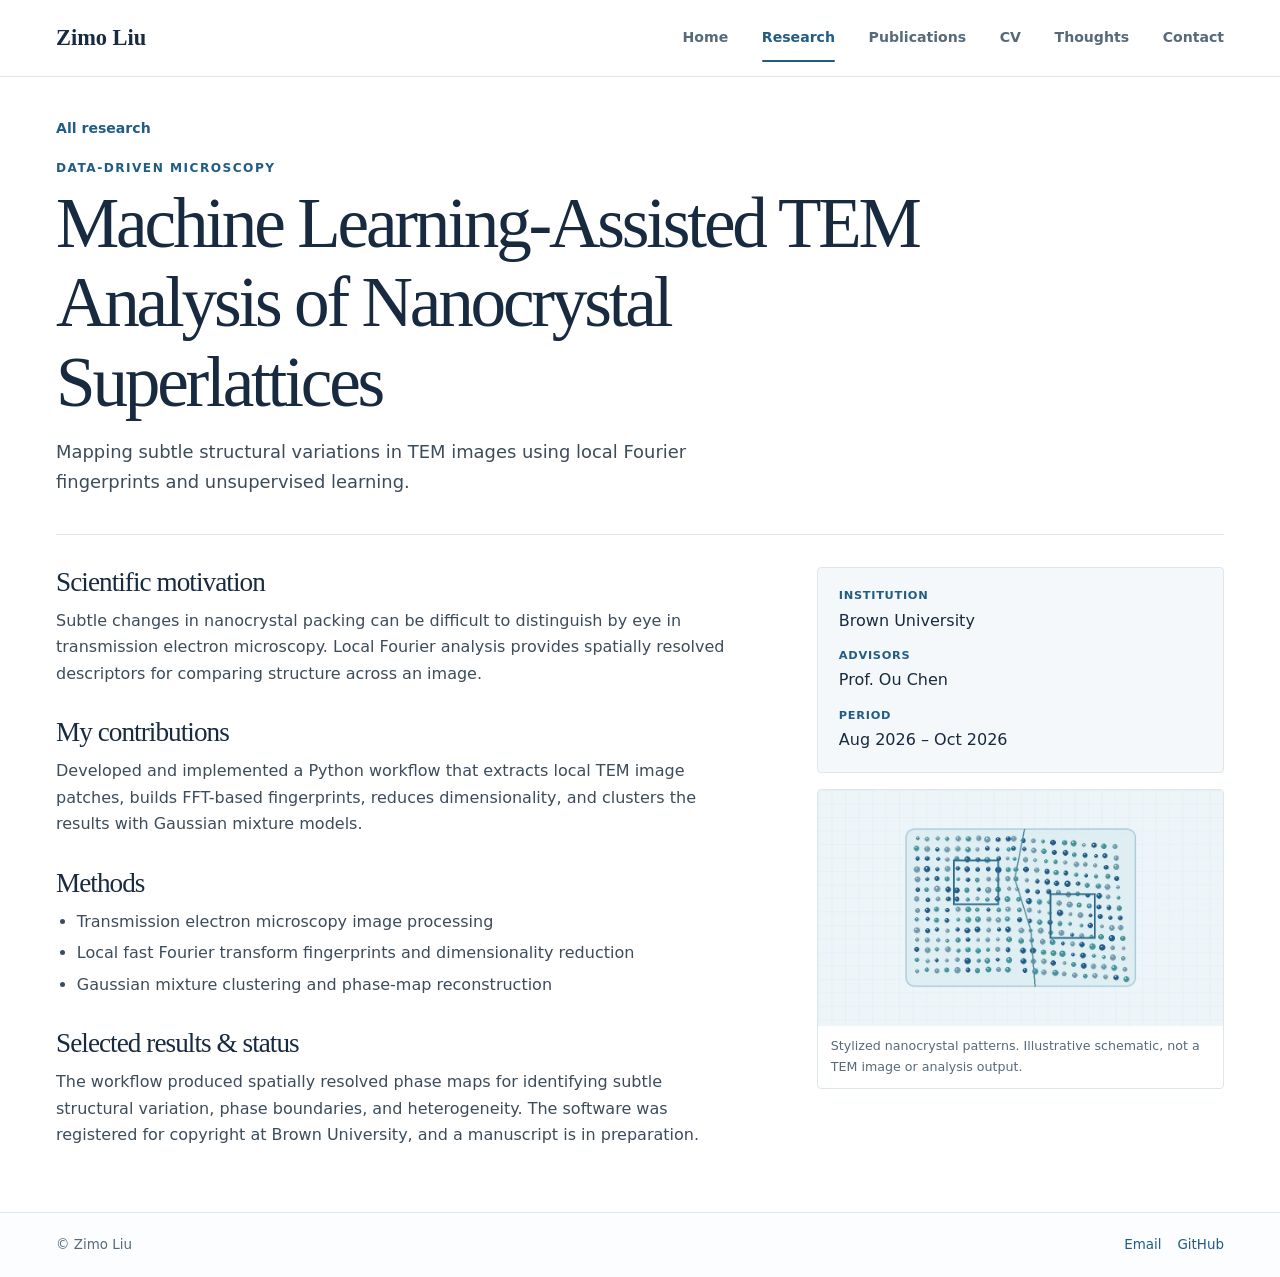
<file: research/tem-superlattices/index.html>
<!doctype html>
<html lang="en">
<head>
  <meta charset="utf-8">
  <meta name="viewport" content="width=device-width, initial-scale=1">
  <meta name="description" content="Mapping subtle structural variations in TEM images using local Fourier fingerprints and unsupervised learning.">
  <title>Machine Learning-Assisted TEM Analysis of Nanocrystal Superlattices | Zimo Liu</title>
  <link rel="icon" href="../../assets/images/favicon.png">
  <link rel="stylesheet" href="../../assets/css/site.css">
  <script src="../../assets/js/site.js" defer></script>
</head>
<body>
  <a class="skip-link" href="#main">Skip to content</a>
  <header class="site-header">
    <div class="shell header-inner">
      <a class="brand" href="../../" aria-label="Zimo Liu home">Zimo Liu</a>
      <button class="menu-toggle" type="button" aria-controls="site-nav" aria-expanded="false" hidden>Menu</button>
      <nav id="site-nav" aria-label="Main navigation"><a href="../../">Home</a><a href="../../research/" aria-current=page>Research</a><a href="../../publications/">Publications</a><a href="../../cv/">CV</a><a href="../../thoughts/">Thoughts</a><a href="../../contact/">Contact</a></nav>
    </div>
  </header>
  <main id="main" class="shell" tabindex="-1">
    <a class="back-link" href="../">All research</a>
    <div class="page-heading"><p class="eyebrow">Data-driven Microscopy</p><h1>Machine Learning-Assisted TEM Analysis of Nanocrystal Superlattices</h1><p class="lead">Mapping subtle structural variations in TEM images using local Fourier fingerprints and unsupervised learning.</p></div>
    <div class="detail-layout">
      <div class="prose">
        <section><h2>Scientific motivation</h2><p>Subtle changes in nanocrystal packing can be difficult to distinguish by eye in transmission electron microscopy. Local Fourier analysis provides spatially resolved descriptors for comparing structure across an image.</p></section>
        <section><h2>My contributions</h2><p>Developed and implemented a Python workflow that extracts local TEM image patches, builds FFT-based fingerprints, reduces dimensionality, and clusters the results with Gaussian mixture models.</p></section>
        <section><h2>Methods</h2><ul><li>Transmission electron microscopy image processing</li><li>Local fast Fourier transform fingerprints and dimensionality reduction</li><li>Gaussian mixture clustering and phase-map reconstruction</li></ul></section>
        <section><h2>Selected results &amp; status</h2><p>The workflow produced spatially resolved phase maps for identifying subtle structural variation, phase boundaries, and heterogeneity. The software was registered for copyright at Brown University, and a manuscript is in preparation.</p></section>
      </div>
      <aside aria-label="Project details and figures">
        <dl class="project-meta">
          <dt>Institution</dt><dd>Brown University</dd>
          <dt>Advisors</dt><dd>Prof. Ou Chen</dd>
          <dt>Period</dt><dd>Aug 2026 – Oct 2026</dd>
        </dl>
        <figure class="detail-figure"><img src="../../assets/images/microscopy.webp" alt="Two stylized dot lattices with different orientations" width="960" height="560"><figcaption>Stylized nanocrystal patterns. Illustrative schematic, not a TEM image or analysis output.</figcaption></figure>
      </aside>
    </div>
    </main>
  <footer class="site-footer">
    <div class="shell footer-inner"><span>© Zimo Liu</span><div><a href="mailto:zimoliu@mail.ustc.edu.cn">Email</a><a href="https://github.com/ZimoLiu0">GitHub</a></div></div>
  </footer>
</body>
</html>
</file>
<file: assets/css/site.css>
:root {
  color-scheme: light;
  --ink: #182a40;
  --text: #3c4c5b;
  --muted: #566a7a;
  --blue: #225c85;
  --deep-blue: #1c4e73;
  --line: #dce6eb;
  --tint: #f4f8fa;
  --serif: "Baskerville", "Iowan Old Style", Georgia, serif;
  --sans: "Inter", "Segoe UI", system-ui, sans-serif;
}

*, *::before, *::after { box-sizing: border-box; }
html { scroll-padding-top: 1rem; }
body { margin: 0; min-height: 100vh; display: flex; flex-direction: column; background: #fff; color: var(--text); font: 1rem/1.65 var(--sans); }
main { flex: 1; }
a { color: var(--blue); text-underline-offset: .2em; }
a:focus-visible, button:focus-visible { outline: 2px solid var(--blue); outline-offset: 4px; }
button { font: inherit; }
img { display: block; max-width: 100%; height: auto; }
figure, p, h1, h2, h3 { margin: 0; }
h1, h2, h3 { color: var(--ink); font-family: var(--serif); font-weight: 400; line-height: 1.12; }
h1 { font-size: clamp(2.65rem, 6vw, 4.45rem); letter-spacing: -.045em; }
h2 { font-size: clamp(1.8rem, 3vw, 2.65rem); letter-spacing: -.035em; }
h3 { font-size: 1.43rem; letter-spacing: -.022em; }

.shell { width: min(100% - 3rem, 1168px); margin-inline: auto; }
.site-header { border-bottom: 1px solid var(--line); }
.header-inner { min-height: 74px; display: flex; align-items: center; justify-content: space-between; gap: 1.5rem; }
.brand { color: var(--ink); text-decoration: none; font: 600 1.4rem/1 var(--serif); white-space: nowrap; }
nav { display: flex; align-items: center; gap: clamp(1rem, 3vw, 2.1rem); }
nav a { position: relative; padding: 1.65rem 0; text-decoration: none; color: var(--muted); font-size: .88rem; font-weight: 550; white-space: nowrap; }
nav a:hover, nav a[aria-current] { color: var(--blue); }
nav a[aria-current]::after { content: ""; position: absolute; inset: auto 0 14px; height: 2px; background: var(--blue); border-radius: 2px; }
.menu-toggle { background: #fff; border: 1px solid var(--line); border-radius: 5px; color: var(--ink); padding: .35rem .7rem; cursor: pointer; }
.skip-link { position: absolute; top: -100px; left: 1rem; background: #fff; padding: .5rem; z-index: 2; }
.skip-link:focus { top: .5rem; }

.hero { display: grid; grid-template-columns: 1fr 1.05fr; gap: clamp(2rem, 6vw, 5.3rem); align-items: center; padding: clamp(3.5rem, 7vw, 6.5rem) 0 clamp(3.4rem, 6vw, 5.5rem); }
.eyebrow { color: var(--blue); font-size: .76rem; line-height: 1.5; font-weight: 700; text-transform: uppercase; letter-spacing: .12em; }
.hero-label { margin-bottom: 1rem; }
.hero h1 { font-size: clamp(4rem, 8vw, 7.1rem); line-height: .98; margin-bottom: 1.1rem; }
.hero-role { color: var(--ink); font-size: 1.16rem; font-weight: 650; }
.hero-institution { color: var(--muted); font-size: .94rem; }
.hero-intro { max-width: 46ch; margin-top: 1.3rem; font-size: 1rem; }
.actions { display: flex; flex-wrap: wrap; gap: .7rem; margin-top: 1.65rem; }
.button { display: inline-flex; align-items: center; justify-content: center; gap: .75rem; border: 1px solid var(--line); border-radius: 5px; padding: .61rem .93rem; color: var(--ink); text-decoration: none; background: #fff; font-size: .84rem; font-weight: 650; }
.button:hover { background: var(--tint); border-color: #a9bfcc; }
.button.primary { background: var(--deep-blue); border-color: var(--deep-blue); color: #fff; }
.button.primary:hover { background: #123a54; }
.hero-figure { overflow: hidden; border: 1px solid #d4e3eb; border-radius: 3px; background: var(--tint); }
.hero-figure img { width: 100%; aspect-ratio: 1.65; object-fit: cover; }
.hero-figure figcaption { display: flex; justify-content: space-between; flex-wrap: wrap; gap: .25rem 1rem; border-top: 1px solid var(--line); padding: .74rem 1rem; font-size: .75rem; color: var(--muted); }
.hero-figure figcaption span:first-child { color: var(--ink); font-weight: 600; }

.home-section { border-top: 1px solid var(--line); padding: 3rem 0 3.7rem; }
.section-heading { display: flex; align-items: end; justify-content: space-between; gap: 1rem; margin-bottom: 1.45rem; }
.section-heading h2, .about-section h2 { margin-top: .25rem; }
.text-link, .back-link { display: inline-block; text-decoration: none; color: var(--blue); font-size: .88rem; font-weight: 650; }
.text-link:hover, .back-link:hover { text-decoration: underline; }
.project-grid { display: grid; grid-template-columns: repeat(4, minmax(0, 1fr)); gap: 1.2rem; }
.project-card { min-width: 0; border: 1px solid var(--line); border-radius: 4px; overflow: hidden; }
.project-card a { display: flex; flex-direction: column; height: 100%; color: inherit; text-decoration: none; }
.project-card:hover { border-color: #a5bfce; }
.project-card a:focus-visible { outline-offset: -3px; }
.card-image { background: var(--tint); overflow: hidden; border-bottom: 1px solid var(--line); }
.card-image img { width: 100%; aspect-ratio: 1.76; object-fit: cover; }
.card-copy { display: flex; flex-direction: column; flex: 1; align-items: start; padding: 1.05rem; }
.card-copy :is(h2, h3) { font-size: 1.43rem; letter-spacing: -.022em; margin: .38rem 0 .6rem; }
.card-copy p:not(.eyebrow) { font-size: .94rem; line-height: 1.55; }
.card-link { color: var(--blue); margin-top: auto; padding-top: 1rem; font-size: .875rem; font-weight: 650; }
.project-card a:hover .card-link { text-decoration: underline; }
.feed-link { margin-top: 1rem; }
.about-section { display: grid; grid-template-columns: 1fr 1fr; gap: 2rem; }
.about-section h2 { margin-bottom: .7rem; }
.about-degree { color: var(--ink); font-weight: 650; }
.interests { display: flex; flex-wrap: wrap; gap: .5rem; padding: 0; margin: .9rem 0 0; list-style: none; }
.interests li { background: var(--tint); border: 1px solid var(--line); border-radius: 4px; padding: .27rem .58rem; font-size: .8rem; color: var(--blue); }

.page-heading { padding: 3.6rem 0 2.35rem; max-width: 54rem; }
.page-heading h1 { margin-top: .4rem; }
.lead { font-size: 1.12rem; margin-top: .9rem; max-width: 56ch; }
.back-link { margin-top: 2.5rem; }
.back-link + .page-heading { padding-top: 1.1rem; }
main > .project-grid { padding-bottom: 4rem; }
.detail-layout { display: grid; grid-template-columns: minmax(0, 1.65fr) minmax(0, 1fr); gap: clamp(2rem, 7vw, 6.5rem); border-top: 1px solid var(--line); padding: 2rem 0 4rem; }
.prose section + section { margin-top: 1.9rem; }
.prose h2, .contact-grid h2, .download-panel h2 { font-size: 1.7rem; margin: 0 0 .65rem; }
.prose p + p { margin-top: .65rem; }
.prose ul { padding-left: 1.3rem; margin: .5rem 0; }
.prose li + li { margin-top: .32rem; }
.project-meta, .download-panel { background: var(--tint); border: 1px solid var(--line); border-radius: 4px; padding: 1.15rem 1.3rem; margin: 0; }
.project-meta dt { color: var(--blue); font-size: .71rem; font-weight: 700; letter-spacing: .06em; text-transform: uppercase; }
.project-meta dd { margin: .16rem 0 .75rem; color: var(--ink); }
.project-meta dd:last-child { margin-bottom: 0; }
.detail-figure { margin-top: 1rem; border: 1px solid var(--line); border-radius: 4px; overflow: hidden; }
.detail-figure figcaption { padding: .65rem .8rem; color: var(--muted); font-size: .79rem; }
.entry-list { max-width: 54rem; padding-bottom: 4rem; }
.list-entry { padding: 1.3rem 0; border-top: 1px solid var(--line); }
.list-entry h2 { font-size: clamp(1.38rem, 4vw, 1.95rem); margin: .35rem 0 .65rem; }
.list-entry p + p { margin-top: .35rem; }
.inline-links { display: flex; flex-wrap: wrap; gap: 1rem; margin-top: .45rem; }
.empty-state { padding: 1.25rem; border: 1px solid var(--line); border-radius: 6px; background: var(--tint); }
.post-body { max-width: 68ch; padding-bottom: 4rem; }
.download-panel { align-self: start; }
.download-panel .text-link { margin: .7rem 0 0; display: block; width: fit-content; }
.prose .award-list { padding: 0; list-style: none; }
.award-list li { display: grid; grid-template-columns: 3rem 1fr; gap: .5rem; padding: .5rem 0; border-bottom: 1px solid var(--line); }
.award-list small { display: block; color: var(--muted); }
.award-year { color: var(--blue); font-variant-numeric: tabular-nums; }
.contact-grid { display: grid; grid-template-columns: repeat(2, minmax(0, 1fr)); gap: 1rem; max-width: 48rem; }
.contact-grid article { border: 1px solid var(--line); border-radius: 4px; padding: 1.2rem; overflow-wrap: anywhere; }
.contact-affiliation { margin: 1.25rem 0 4rem; }
.small { font-size: .84rem; }
.muted { color: var(--muted); }
.site-footer { border-top: 1px solid var(--line); color: var(--muted); background: #fbfdfe; font-size: .84rem; }
.footer-inner { display: flex; justify-content: space-between; gap: 1rem; padding: 1.3rem 0; }
.footer-inner div { display: flex; gap: 1rem; }
.footer-inner a { text-decoration: none; }
.footer-inner a:hover { text-decoration: underline; }

@media (prefers-reduced-motion: no-preference) {
  .button, .project-card { transition: background-color .18s ease, border-color .18s ease; }
}
@media (max-width: 940px) {
  .project-grid { grid-template-columns: repeat(2, minmax(0, 1fr)); }
  .hero { gap: 2rem; padding-block: 3.5rem; }
}
@media (max-width: 690px) {
  .shell { width: calc(100% - 2rem); }
  .header-inner { position: relative; min-height: 61px; flex-wrap: wrap; gap: 0; padding: .7rem 0; }
  nav { width: 100%; flex-wrap: wrap; gap: .4rem 1rem; padding-top: .4rem; }
  nav a { padding: .28rem 0; }
  nav a[aria-current]::after { bottom: 0; }
  nav[hidden] { display: none; }
  .hero, .detail-layout, .about-section { grid-template-columns: 1fr; }
  .hero { gap: 1.7rem; padding-block: 2.7rem; }
  .hero h1 { font-size: clamp(3.8rem, 12vw, 5.4rem); }
  .page-heading { padding-top: 2.8rem; }
}
@media (max-width: 460px) {
  .project-grid, .contact-grid { grid-template-columns: 1fr; }
  .home-section { padding-block: 1.8rem 2.4rem; }
  .section-heading { align-items: start; }
  .section-heading .text-link { margin-top: .3rem; white-space: nowrap; }
}
</file>
